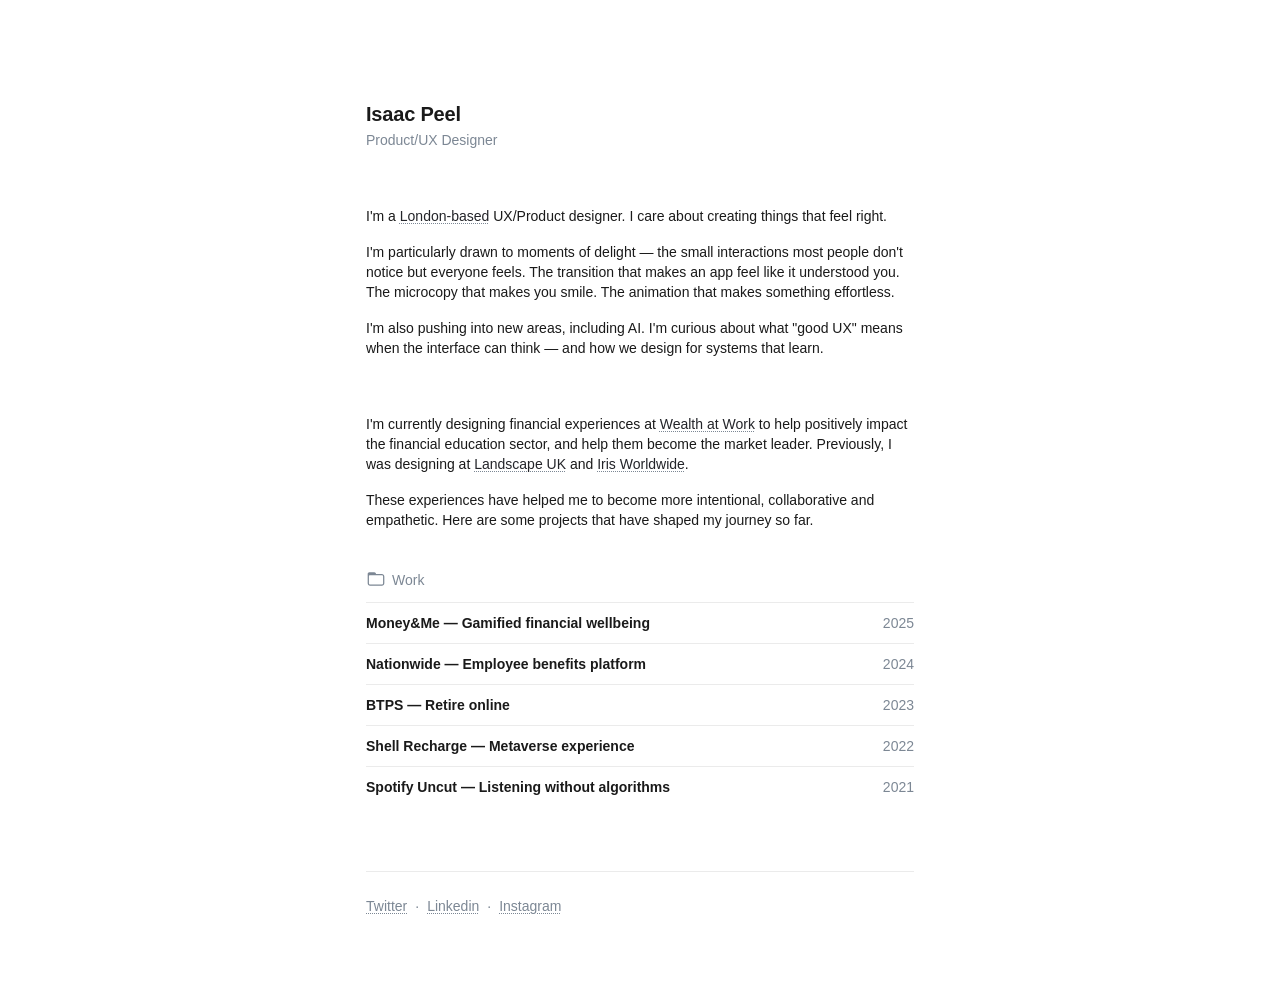
<file: index.html>
<!DOCTYPE html>
<html lang="en">
<head>
    <meta charset="UTF-8">
    <meta name="viewport" content="width=device-width, initial-scale=1.0">
    <meta name="description" content="Isaac Peel — Product/UX Designer based in London.">
    <meta property="og:title" content="Isaac Peel — Product/UX Designer">
    <meta property="og:description" content="UX/Product designer based in London. I care about creating things that feel right.">
    <meta property="og:type" content="website">
    <title>Isaac Peel</title>
    <link rel="stylesheet" href="https://api.fontshare.com/v2/css?f[]=open-runde@400,500,600,700&display=swap">
    <link rel="stylesheet" href="style.css">
</head>
<body>

    <main>

        <!-- Header -->
        <header>
            <h1>Isaac Peel</h1>
            <p class="role">Product/UX Designer</p>
        </header>

        <!-- Bio -->
        <section class="bio" aria-label="About">
            <div class="para">
                <p>I'm a <span class="london-wrap"><a href="#" class="subtle-link">London-based</a><span class="london-tooltip" id="london-tooltip" aria-hidden="true"><span id="london-icon"></span><span class="london-sep">·</span><span id="london-text"></span></span></span> UX/Product designer. I care about creating things that feel right.</p>
            </div>
            <div class="para">
                <p>I'm particularly drawn to moments of delight — the small interactions most people don't notice but everyone feels. The transition that makes an app feel like it understood you. The microcopy that makes you smile. The animation that makes something effortless.</p>
            </div>
            <div class="para">
                <p>I'm also pushing into new areas, including AI. I'm curious about what "good UX" means when the interface can think — and how we design for systems that learn.</p>
            </div>
        </section>

        <section class="bio" aria-label="Background">
            <div class="para">
                <p>I'm currently designing financial experiences at <a href="https://wealthatwork.co.uk/" class="subtle-link" target="_blank" rel="noopener noreferrer">Wealth at Work</a> to help positively impact the financial education sector, and help them become the market leader. Previously, I was designing at <a href="https://yourlandscape.co.uk/" class="subtle-link" target="_blank" rel="noopener noreferrer">Landscape UK</a> and <a href="https://www.iris-worldwide.com/" class="subtle-link" target="_blank" rel="noopener noreferrer">Iris Worldwide</a>.</p>
            </div>
            <div class="para">
                <p>These experiences have helped me to become more intentional, collaborative and empathetic. Here are some projects that have shaped my journey so far.</p>
            </div>
        </section>

        <!-- Work -->
        <section class="work" aria-labelledby="work-label">
            <div class="work-heading">
                <svg class="folder-icon" width="20" height="20" viewBox="0 0 20 20" fill="none" aria-hidden="true" xmlns="http://www.w3.org/2000/svg">
                    <path fill-rule="evenodd" clip-rule="evenodd" d="M8.33464 3.33203C9.25511 3.33203 10.0013 4.07822 10.0013 4.9987H15.8346C17.2153 4.9987 18.3346 6.11799 18.3346 7.4987V14.1654L18.3314 14.2939C18.2666 15.5723 17.2416 16.5973 15.9632 16.6621L15.8346 16.6654H4.16797L4.03939 16.6621C2.71843 16.5952 1.66797 15.503 1.66797 14.1654V4.9987C1.66797 4.07822 2.41416 3.33203 3.33464 3.33203H8.33464ZM2.91797 14.1654C2.91797 14.8557 3.47761 15.4154 4.16797 15.4154H15.8346C16.525 15.4154 17.0846 14.8557 17.0846 14.1654V7.4987C17.0846 6.80834 16.525 6.2487 15.8346 6.2487H3.91797C3.36568 6.2487 2.91797 6.69641 2.91797 7.2487V14.1654Z" fill="#7C8794"/>
                </svg>
                <span id="work-label">Work</span>
            </div>

            <ul class="work-list" role="list">
                <li>
                    <a href="money-and-me.html" class="work-row">
                        <span class="work-name">Money&amp;Me &mdash; Gamified financial wellbeing</span>
                        <span class="work-year">2025</span>
                    </a>
                </li>
                <li>
                    <a href="#" class="work-row">
                        <span class="work-name">Nationwide &mdash; Employee benefits platform</span>
                        <span class="work-year">2024</span>
                    </a>
                </li>
                <li>
                    <a href="#" class="work-row">
                        <span class="work-name">BTPS &mdash; Retire online</span>
                        <span class="work-year">2023</span>
                    </a>
                </li>
                <li>
                    <a href="#" class="work-row">
                        <span class="work-name">Shell Recharge &mdash; Metaverse experience</span>
                        <span class="work-year">2022</span>
                    </a>
                </li>
                <li>
                    <a href="#" class="work-row">
                        <span class="work-name">Spotify Uncut &mdash; Listening without algorithms</span>
                        <span class="work-year">2021</span>
                    </a>
                </li>
            </ul>
        </section>

    </main>

    <!-- Footer -->
    <footer>
        <div class="footer-links">
            <a href="https://x.com/isaacjpeel" target="_blank" rel="noopener noreferrer">Twitter</a>
            <span aria-hidden="true">&middot;</span>
            <a href="https://www.linkedin.com/in/isaac-peel-89230a1a6/" target="_blank" rel="noopener noreferrer">Linkedin</a>
            <span aria-hidden="true">&middot;</span>
            <a href="https://www.instagram.com/isaac_281/" target="_blank" rel="noopener noreferrer">Instagram</a>
        </div>
    </footer>

    <script src="script.js"></script>
</body>
</html>
</file>
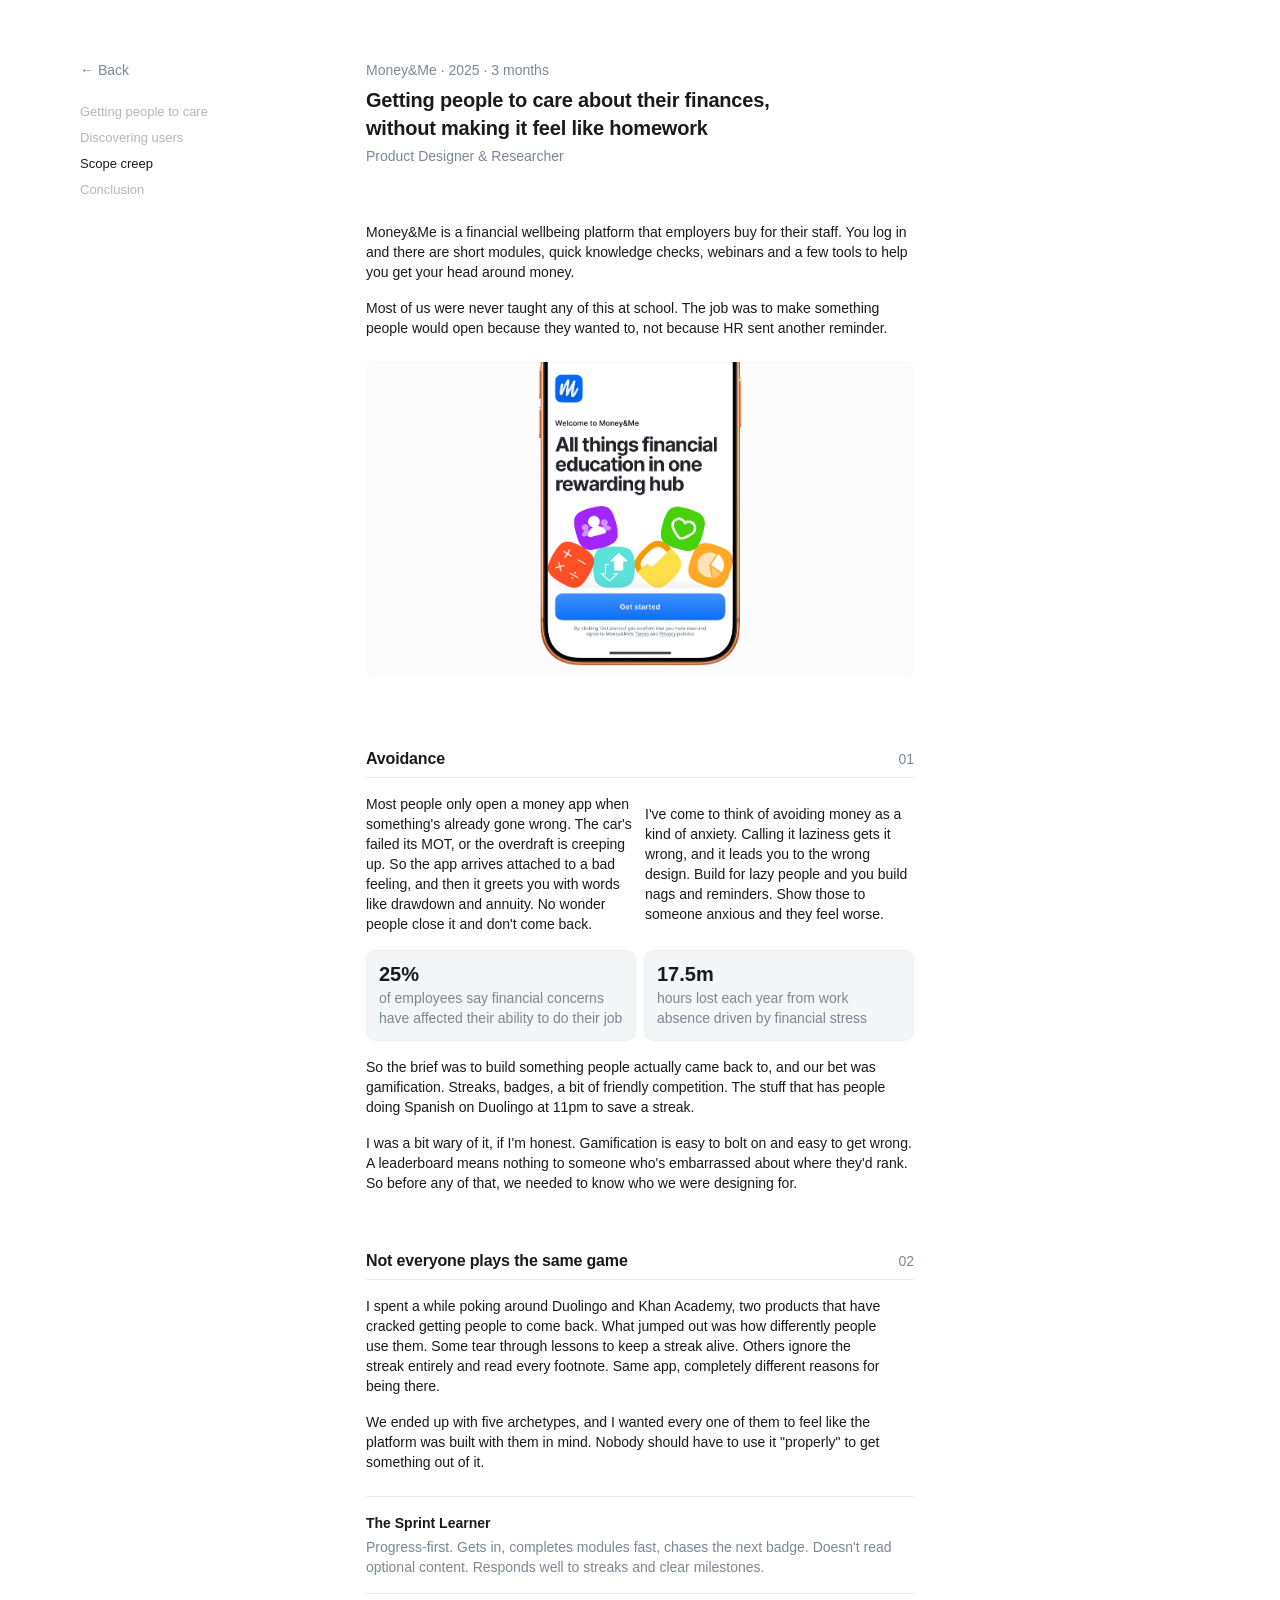
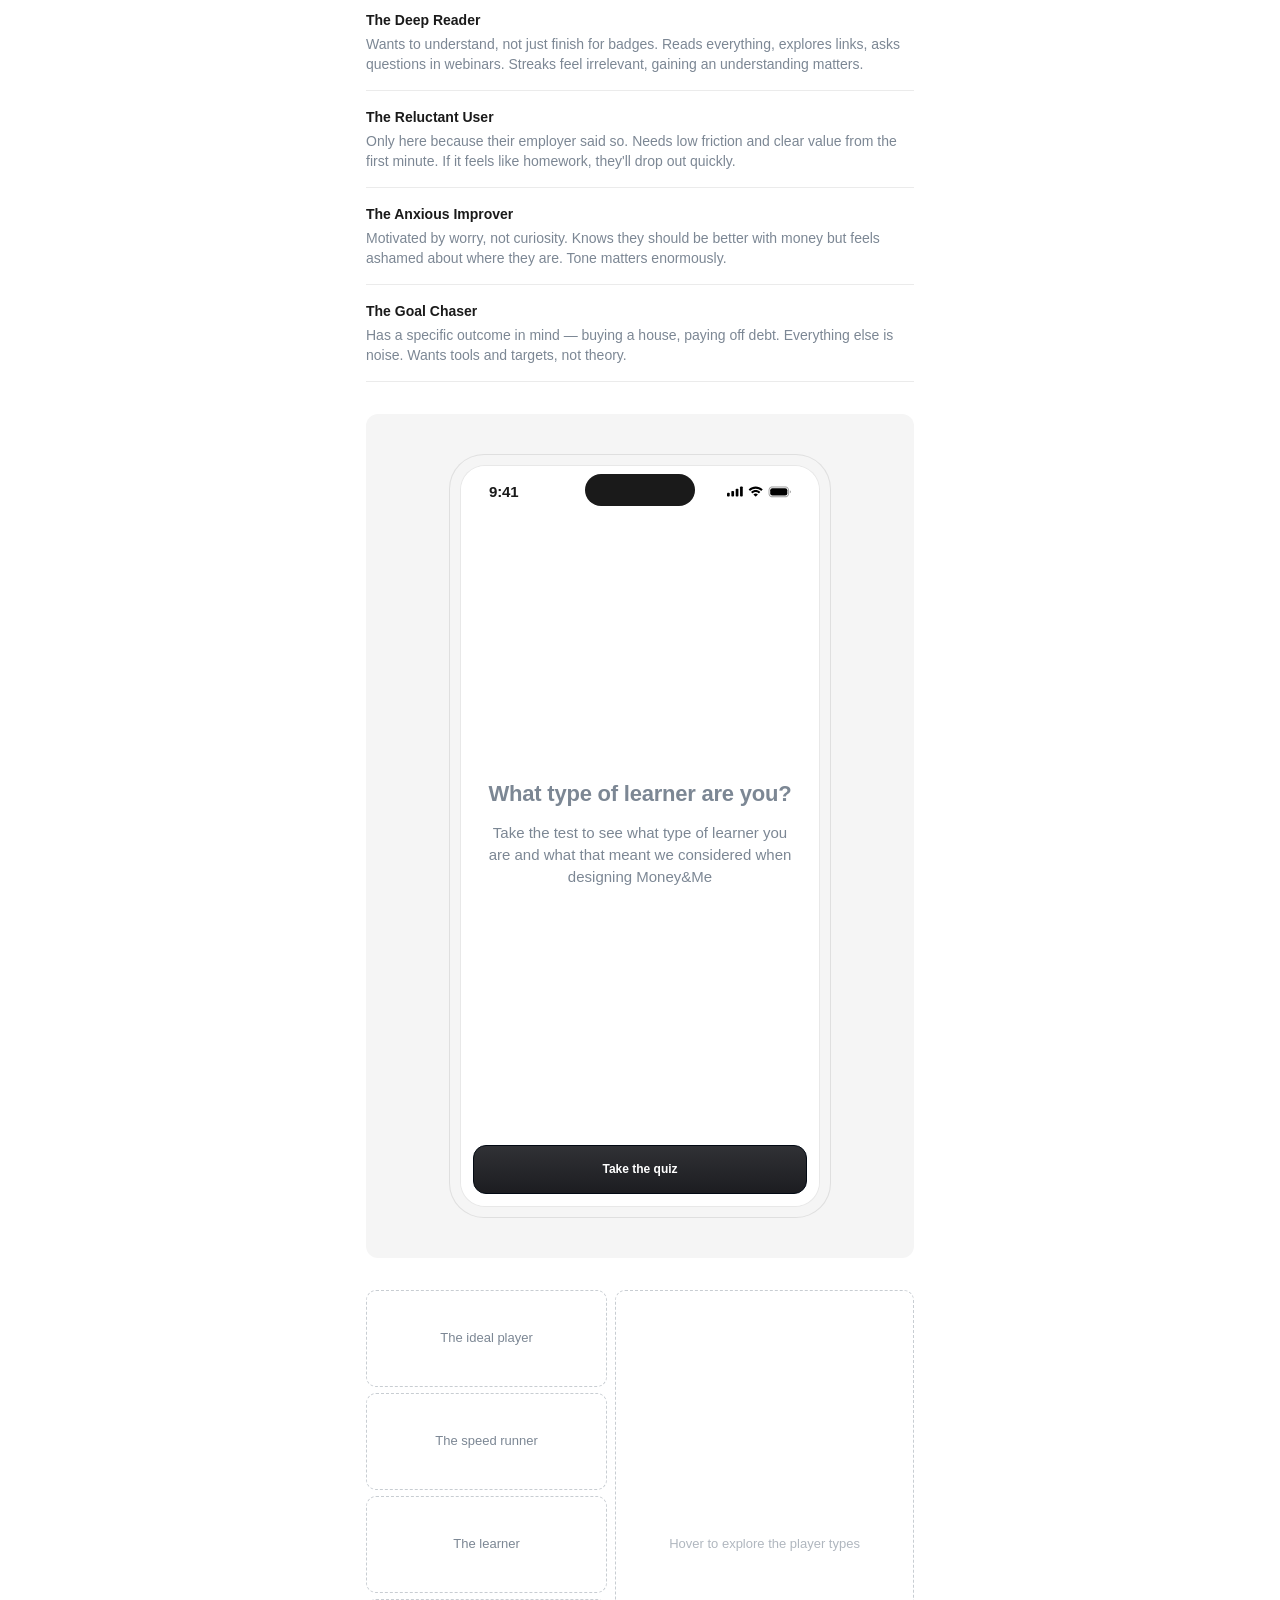
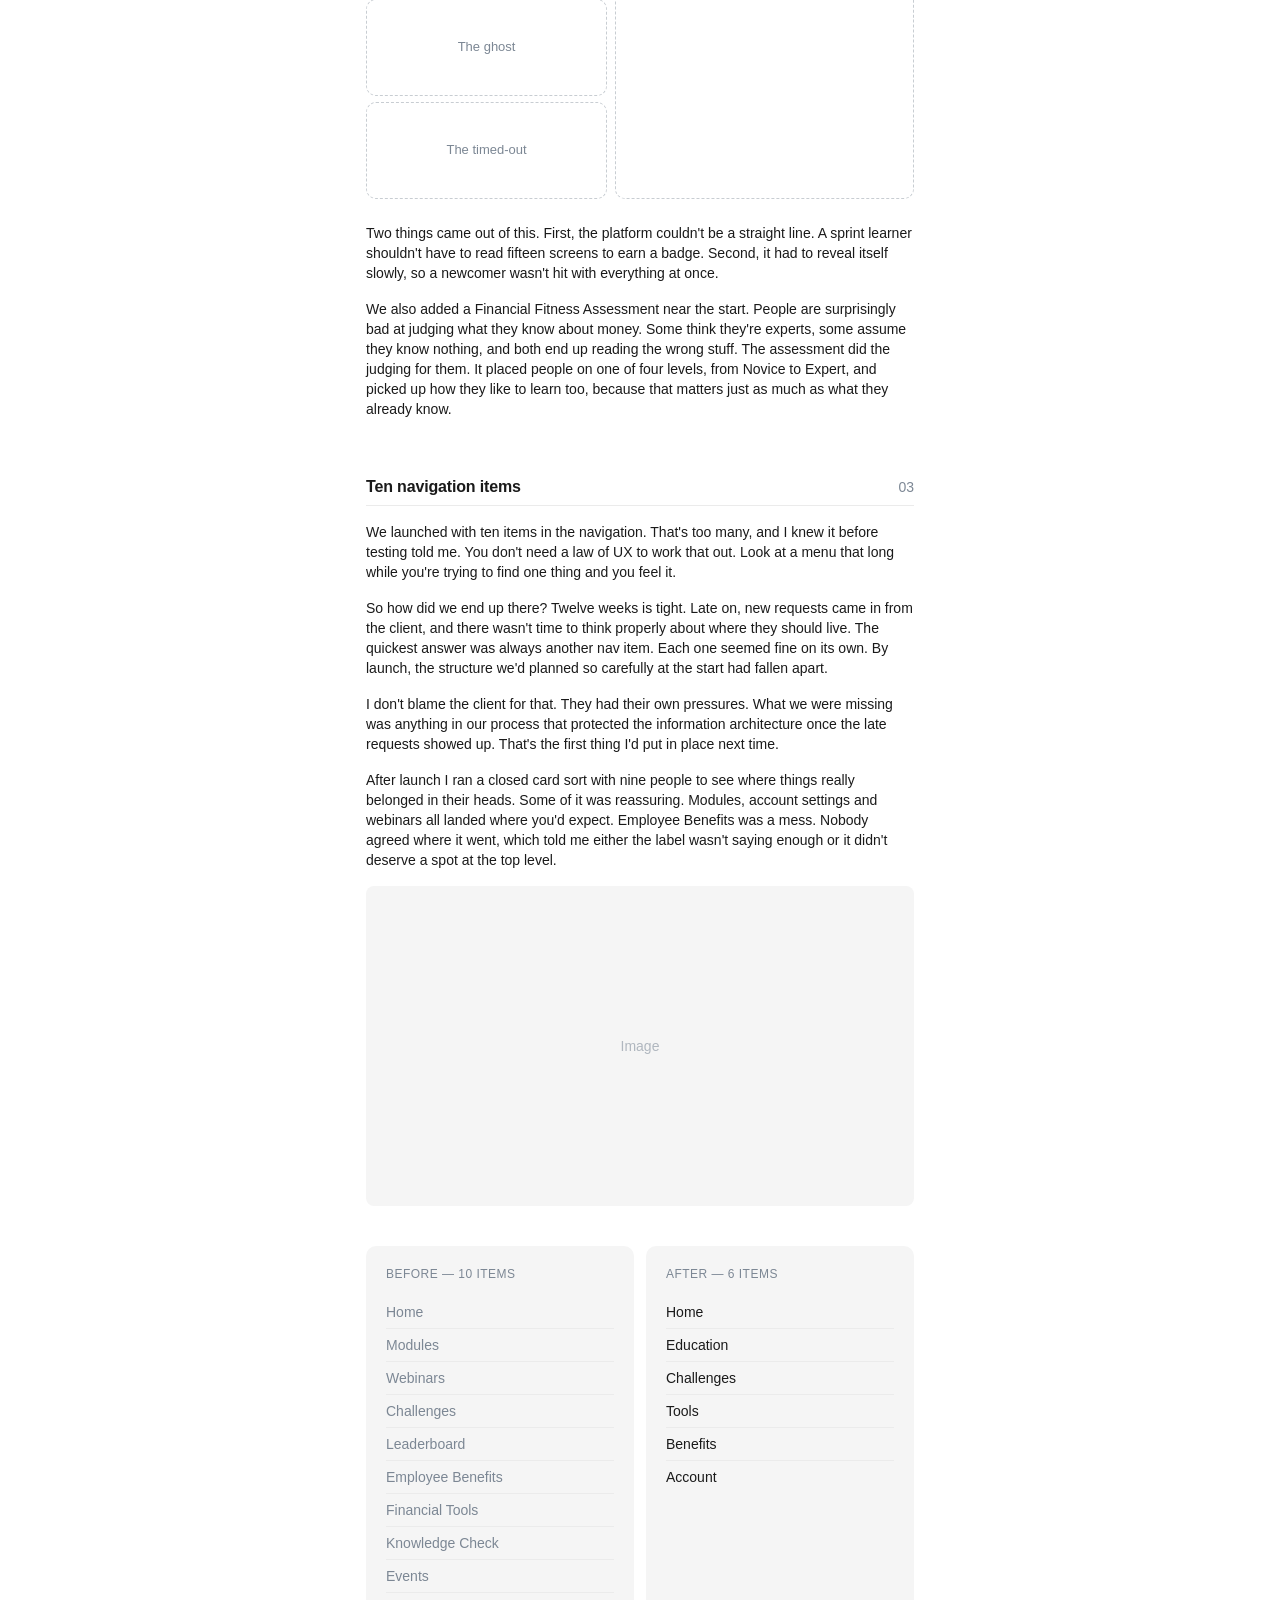
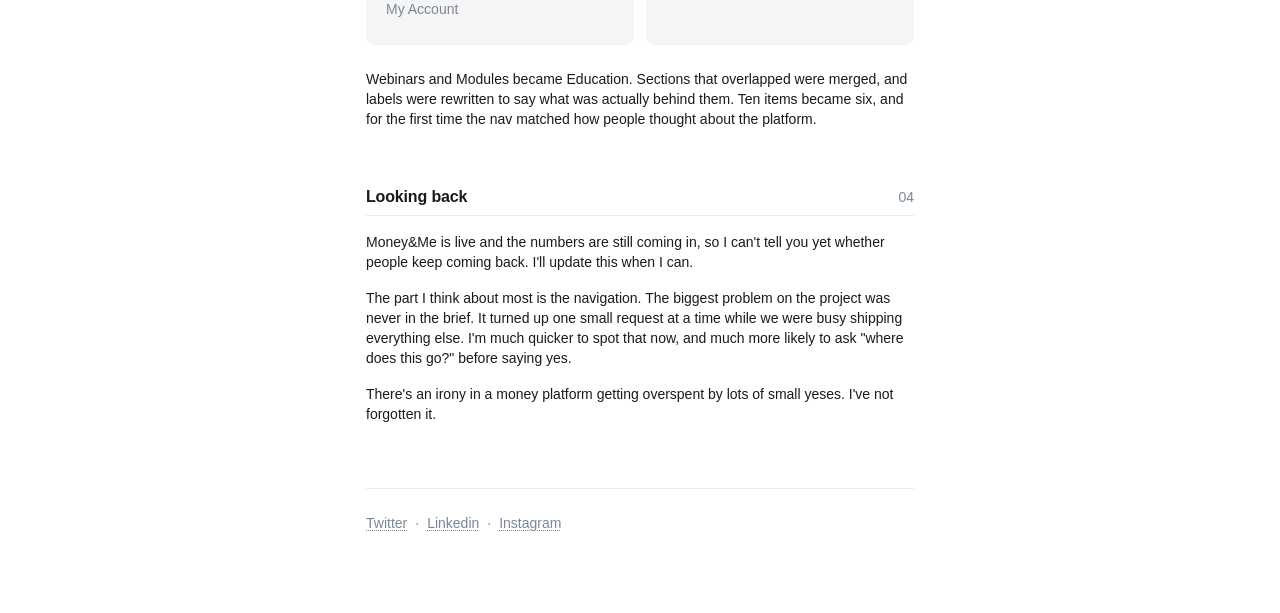
<file: money-and-me.html>
<!DOCTYPE html>
<html lang="en">
<head>
    <meta charset="UTF-8">
    <meta name="viewport" content="width=device-width, initial-scale=1.0">
    <meta name="description" content="Money&Me case study — Isaac Peel, UX/Product Designer">
    <title>Money&Me — Isaac Peel</title>
    <link rel="stylesheet" href="https://api.fontshare.com/v2/css?f[]=open-runde@400,500,600,700&display=swap">
    <link rel="stylesheet" href="style.css">
    <link rel="stylesheet" href="case-study.css?v=29">
</head>
<body>

    <div class="cs-layout">

        <!-- Sticky sidebar -->
        <aside class="cs-sidebar">
            <a href="index.html" class="cs-back">&#8592; Back</a>
            <nav class="cs-chapter-nav" aria-label="Page sections">
                <a href="#s01" class="cs-chapter-link">Getting people to care</a>
                <a href="#s02" class="cs-chapter-link">Discovering users</a>
                <a href="#s03" class="cs-chapter-link">Scope creep</a>
                <a href="#s04" class="cs-chapter-link">Conclusion</a>
            </nav>
        </aside>

        <!-- Main content -->
        <main class="cs-main">

            <!-- Page header -->
            <header class="cs-header">
                <p class="cs-meta">Money&amp;Me &middot; 2025 &middot; 3 months</p>
                <h1 class="cs-title">Getting people to care about their finances, without making it feel like homework</h1>
                <p class="cs-role">Product Designer &amp; Researcher</p>
            </header>

            <!-- Intro -->
            <div class="cs-intro">
                <div class="para">
                    <p>Money&Me is a financial wellbeing platform that employers buy for their staff. You log in and there are short modules, quick knowledge checks, webinars and a few tools to help you get your head around money.</p>
                </div>
                <div class="para">
                    <p>Most of us were never taught any of this at school. The job was to make something people would open because they wanted to, not because HR sent another reminder.</p>
                </div>
            </div>

            <!-- Hero image -->
            <img src="Images/Money&Me/Hero image.png" alt="Money&amp;Me app onboarding screen" class="cs-hero-img">

            <!-- ==============================
                 SECTION 01
            ============================== -->
            <section id="s01" class="cs-section" aria-labelledby="s01-title">
                <div class="cs-section-header">
                    <h2 class="cs-section-title" id="s01-title">Avoidance</h2>
                    <span class="cs-section-num" aria-label="Section 1">01</span>
                </div>

                <div class="para">
                    <p>Most people only open a money app when something's already gone wrong. The car's failed its MOT, or the overdraft is creeping up. So the app arrives attached to a bad feeling, and then it greets you with words like drawdown and annuity. No wonder people close it and don't come back.</p>
                    <p>I've come to think of avoiding money as a kind of anxiety. Calling it laziness gets it wrong, and it leads you to the wrong design. Build for lazy people and you build nags and reminders. Show those to someone anxious and they feel worse.</p>
                </div>
    

                <!-- Stat cards -->
                <div class="stat-cards">
                    <div class="stat-card">
                        <span class="stat-num">25%</span>
                        <p>of employees say financial concerns have affected their ability to do their job</p>
                    </div>
                    <div class="stat-card">
                        <span class="stat-num">17.5m</span>
                        <p>hours lost each year from work absence driven by financial stress</p>
                    </div>
                </div>

                <div class="para">
                    <p>So the brief was to build something people actually came back to, and our bet was gamification. Streaks, badges, a bit of friendly competition. The stuff that has people doing Spanish on Duolingo at 11pm to save a streak.</p>
                </div>

   

                <div class="para">
                    <p>I was a bit wary of it, if I'm honest. Gamification is easy to bolt on and easy to get wrong. A leaderboard means nothing to someone who's embarrassed about where they'd rank. So before any of that, we needed to know who we were designing for.</p>
                </div>
            </section>

            <!-- ==============================
                 SECTION 02
            ============================== -->
            <section id="s02" class="cs-section" aria-labelledby="s02-title">
                <div class="cs-section-header">
                    <h2 class="cs-section-title" id="s02-title">Not everyone plays the same game</h2>
                    <span class="cs-section-num" aria-label="Section 2">02</span>
                </div>

                <div class="para">
                    <p>I spent a while poking around Duolingo and Khan Academy, two products that have cracked getting people to come back. What jumped out was how differently people use them. Some tear through lessons to keep a streak alive. Others ignore the streak entirely and read every footnote. Same app, completely different reasons for being there.</p>
                </div>
                <div class="para">
                    <p>We ended up with five archetypes, and I wanted every one of them to feel like the platform was built with them in mind. Nobody should have to use it "properly" to get something out of it.</p>
                </div>

                <!-- Archetype cards -->
                <div class="archetype-grid">
                    <div class="archetype-card">
                        <h3 class="archetype-name">The Sprint Learner</h3>
                        <p>Progress-first. Gets in, completes modules fast, chases the next badge. Doesn't read optional content. Responds well to streaks and clear milestones.</p>
                    </div>
                    <div class="archetype-card">
                        <h3 class="archetype-name">The Deep Reader</h3>
                        <p>Wants to understand, not just finish for badges. Reads everything, explores links, asks questions in webinars. Streaks feel irrelevant, gaining an understanding matters.</p>
                    </div>
                    <div class="archetype-card">
                        <h3 class="archetype-name">The Reluctant User</h3>
                        <p>Only here because their employer said so. Needs low friction and clear value from the first minute. If it feels like homework, they'll drop out quickly.</p>
                    </div>
                    <div class="archetype-card">
                        <h3 class="archetype-name">The Anxious Improver</h3>
                        <p>Motivated by worry, not curiosity. Knows they should be better with money but feels ashamed about where they are. Tone matters enormously.</p>
                    </div>
                    <div class="archetype-card">
                        <h3 class="archetype-name">The Goal Chaser</h3>
                        <p>Has a specific outcome in mind — buying a house, paying off debt. Everything else is noise. Wants tools and targets, not theory.</p>
                    </div>
                </div>

                <!-- Quiz component -->
                <div id="quiz-component"></div>

                <!-- Archetype explorer placeholder -->
                <div id="archetype-explorer" class="cs-component-placeholder" aria-label="Archetype explorer component — coming soon">
                    Archetype explorer
                </div>

                <div class="para">
                    <p>Two things came out of this. First, the platform couldn't be a straight line. A sprint learner shouldn't have to read fifteen screens to earn a badge. Second, it had to reveal itself slowly, so a newcomer wasn't hit with everything at once.</p>
                </div>
                <div class="para">
                    <p>We also added a Financial Fitness Assessment near the start. People are surprisingly bad at judging what they know about money. Some think they're experts, some assume they know nothing, and both end up reading the wrong stuff. The assessment did the judging for them. It placed people on one of four levels, from Novice to Expert, and picked up how they like to learn too, because that matters just as much as what they already know.</p>
                </div>
            </section>

            <!-- ==============================
                 SECTION 03
            ============================== -->
            <section id="s03" class="cs-section" aria-labelledby="s03-title">
                <div class="cs-section-header">
                    <h2 class="cs-section-title" id="s03-title">Ten navigation items</h2>
                    <span class="cs-section-num" aria-label="Section 3">03</span>
                </div>

                <div class="para">
                    <p>We launched with ten items in the navigation. That's too many, and I knew it before testing told me. You don't need a law of UX to work that out. Look at a menu that long while you're trying to find one thing and you feel it.</p>
                </div>
                <div class="para">
                    <p>So how did we end up there? Twelve weeks is tight. Late on, new requests came in from the client, and there wasn't time to think properly about where they should live. The quickest answer was always another nav item. Each one seemed fine on its own. By launch, the structure we'd planned so carefully at the start had fallen apart.</p>
                </div>
                <div class="para">
                    <p>I don't blame the client for that. They had their own pressures. What we were missing was anything in our process that protected the information architecture once the late requests showed up. That's the first thing I'd put in place next time.</p>
                </div>
                <div class="para">
                    <p>After launch I ran a closed card sort with nine people to see where things really belonged in their heads. Some of it was reassuring. Modules, account settings and webinars all landed where you'd expect. Employee Benefits was a mess. Nobody agreed where it went, which told me either the label wasn't saying enough or it didn't deserve a spot at the top level.</p>
                </div>

                <!-- Image placeholder -->
                <div class="cs-placeholder cs-placeholder--wide" aria-label="Card sort results image placeholder">
                    Image
                </div>

                <!-- Nav before / after comparison -->
                <div class="nav-compare">
                    <div class="nav-panel nav-panel--before">
                        <span class="nav-panel-label">Before &mdash; 10 items</span>
                        <ul class="nav-panel-list">
                            <li>Home</li>
                            <li>Modules</li>
                            <li>Webinars</li>
                            <li>Challenges</li>
                            <li>Leaderboard</li>
                            <li>Employee Benefits</li>
                            <li>Financial Tools</li>
                            <li>Knowledge Check</li>
                            <li>Events</li>
                            <li>My Account</li>
                        </ul>
                    </div>
                    <div class="nav-panel nav-panel--after">
                        <span class="nav-panel-label">After &mdash; 6 items</span>
                        <ul class="nav-panel-list">
                            <li>Home</li>
                            <li>Education</li>
                            <li>Challenges</li>
                            <li>Tools</li>
                            <li>Benefits</li>
                            <li>Account</li>
                        </ul>
                    </div>
                </div>

                <div class="para">
                    <p>Webinars and Modules became Education. Sections that overlapped were merged, and labels were rewritten to say what was actually behind them. Ten items became six, and for the first time the nav matched how people thought about the platform.</p>
                </div>
            </section>

            <!-- ==============================
                 SECTION 04
            ============================== -->
            <section id="s04" class="cs-section" aria-labelledby="s04-title">
                <div class="cs-section-header">
                    <h2 class="cs-section-title" id="s04-title">Looking back</h2>
                    <span class="cs-section-num" aria-label="Section 4">04</span>
                </div>

                <div class="para">
                    <p>Money&Me is live and the numbers are still coming in, so I can't tell you yet whether people keep coming back. I'll update this when I can.</p>
                </div>
                <div class="para">
                    <p>The part I think about most is the navigation. The biggest problem on the project was never in the brief. It turned up one small request at a time while we were busy shipping everything else. I'm much quicker to spot that now, and much more likely to ask "where does this go?" before saying yes.</p>
                </div>
                <div class="para">
                    <p>There's an irony in a money platform getting overspent by lots of small yeses. I've not forgotten it.</p>
                </div>
            </section>

        </main>

    </div>

    <!-- Footer — same as homepage -->
    <footer>
        <div class="footer-links">
            <a href="https://x.com/isaacjpeel" target="_blank" rel="noopener noreferrer">Twitter</a>
            <span aria-hidden="true">&middot;</span>
            <a href="https://www.linkedin.com/in/isaac-peel-89230a1a6/" target="_blank" rel="noopener noreferrer">Linkedin</a>
            <span aria-hidden="true">&middot;</span>
            <a href="https://www.instagram.com/isaac_281/" target="_blank" rel="noopener noreferrer">Instagram</a>
        </div>
    </footer>

    <script src="quiz.js"></script>
    <script src="archetype-explorer.js"></script>
    <script>
        /* ============================================
           SCROLL SPY — highlight active chapter in sidebar
           ============================================ */
        (function () {
            const links = document.querySelectorAll('.cs-chapter-link');
            const sections = Array.from(links).map(l => document.querySelector(l.getAttribute('href')));

            function setActive(index) {
                links.forEach((l, i) => {
                    l.classList.toggle('is-active', i === index);
                });
            }

            const observer = new IntersectionObserver((entries) => {
                entries.forEach(entry => {
                    if (entry.isIntersecting) {
                        const index = sections.indexOf(entry.target);
                        if (index !== -1) setActive(index);
                    }
                });
            }, {
                rootMargin: '-20% 0px -70% 0px',
                threshold: 0
            });

            sections.forEach(s => { if (s) observer.observe(s); });
        }());
    </script>

</body>
</html>
</file>
<file: style.css>
/* ============================================
   RESET & BASE
   ============================================ */

*, *::before, *::after {
    margin: 0;
    padding: 0;
    box-sizing: border-box;
}

/* Prevent widows throughout — balance for short text, pretty for paragraphs */
h1, h2, h3, h4, h5, h6,
.cs-meta, .cs-role, .cs-section-num,
.nav-panel-label, .archetype-name,
.work-name, .work-year, .role,
label, figcaption, blockquote {
    text-wrap: balance;
}

p, li {
    text-wrap: pretty;
}

html {
    -webkit-text-size-adjust: 100%;
}

body {
    background: #FFFFFF;
    color: #1A1A1A;
    font-family: 'Open Runde', 'Nunito', -apple-system, BlinkMacSystemFont, 'Segoe UI', sans-serif;
    font-size: 14px;
    line-height: 20px;
    font-weight: 400;
    -webkit-font-smoothing: antialiased;
    -moz-osx-font-smoothing: grayscale;
}

a {
    color: inherit;
    text-decoration: none;
}

ul {
    list-style: none;
}

/* ============================================
   LAYOUT
   ============================================ */

main {
    max-width: 628px;
    margin: 0 auto;
    padding: 100px 40px 0;
    display: flex;
    flex-direction: column;
    gap: 40px;
}

/* ============================================
   HEADER
   ============================================ */

header {
    display: flex;
    flex-direction: column;
    gap: 2px;
}

h1 {
    font-size: 20px;
    font-weight: 600;
    line-height: 28px;
    letter-spacing: -0.01em;
    color: #1A1A1A;
}

.role {
    font-size: 14px;
    line-height: 20px;
    font-weight: 500;
    color: #7C8794;
}

/* ============================================
   BIO
   ============================================ */

.bio {
    display: flex;
    flex-direction: column;
    gap: 0;
}

.para {
    display: flex;
    padding-top: 16px;
    justify-content: center;
    align-items: center;
    gap: 10px;
    align-self: stretch;
}

.para p {
    width: 100%;
    font-size: 14px;
    line-height: 20px;
    color: #1A1A1A;
}

.subtle-link {
    color: #232429;
    font-family: 'Open Runde', 'Nunito', -apple-system, BlinkMacSystemFont, 'Segoe UI', sans-serif;
    font-size: 14px;
    font-style: normal;
    font-weight: 400;
    line-height: 20px;
    text-decoration-line: underline;
    text-decoration-style: dotted;
    text-decoration-skip-ink: auto;
    text-decoration-color: #7C8794;
    text-decoration-thickness: 9%;
    text-underline-offset: 14.5%;
    text-underline-position: from-font;
    transition: text-decoration-color 0.15s ease;
}

.subtle-link:hover {
    text-decoration-color: #232429;
}

/* ============================================
   LONDON TOOLTIP
   ============================================ */

.london-wrap {
    position: relative;
    display: inline-block;
}

.london-tooltip {
    position: absolute;
    bottom: calc(100% + 9px);
    left: 50%;
    transform: translateX(-50%) translateY(4px);
    border-radius: 14px;
    background: linear-gradient(0deg, rgba(0, 0, 0, 0.30) 49.11%, rgba(102, 102, 102, 0.24) 100%), #232323;
    box-shadow: 0 0 0 0.5px #232323 inset;
    display: flex;
    padding: 6px 8px;
    align-items: center;
    gap: 4px;
    font-family: 'Open Runde', 'Nunito', -apple-system, BlinkMacSystemFont, 'Segoe UI', sans-serif;
    font-size: 14px;
    font-style: normal;
    font-weight: 400;
    line-height: 20px;
    color: #FFFFFF;
    white-space: nowrap;
    pointer-events: none;
    opacity: 0;
    transition: opacity 0.2s ease, transform 0.2s ease;
}

#london-icon {
    display: flex;
    align-items: center;
}

#london-icon svg {
    display: block;
}

.london-sep {
    opacity: 0.5;
}

.london-wrap:hover .london-tooltip {
    opacity: 1;
    transform: translateX(-50%) translateY(0);
}

/* ============================================
   WORK
   ============================================ */

.work {
    display: flex;
    flex-direction: column;
    gap: 0;
}

.work-heading {
    display: flex;
    align-items: center;
    gap: 6px;
    font-size: 14px;
    font-weight: 500;
    color: #7C8794;
    margin-bottom: 12px;
}

.folder-icon {
    color: #7C8794;
    flex-shrink: 0;
    position: relative;
    top: -1px;
}

.work-list {
    display: flex;
    flex-direction: column;
}

.work-list li {
    border-top: 1px solid #EBEBEB;
}

.work-list li:last-child {
    border-bottom: none;
}

.work-row {
    display: flex;
    align-items: baseline;
    justify-content: space-between;
    gap: 16px;
    padding: 10px 0;
    width: 100%;
    transition: opacity 0.15s ease;
}

.work-row:hover {
    opacity: 0.6;
}

.work-name {
    font-size: 14px;
    font-weight: 600;
    line-height: 20px;
    color: #1A1A1A;
}

.work-year {
    font-size: 14px;
    font-weight: 400;
    line-height: 20px;
    color: #7C8794;
    flex-shrink: 0;
}

/* ============================================
   FOOTER
   ============================================ */

footer {
    max-width: 628px;
    margin: 64px auto 0;
    padding: 0 40px 80px;
    display: flex;
    flex-direction: column;
    font-size: 14px;
    font-weight: 400;
    color: #7C8794;
}

/* Border sits inside the padding so it aligns with the content width */
footer::before {
    content: '';
    display: block;
    border-top: 1px solid #EBEBEB;
    margin-bottom: 24px;
}

.footer-links {
    display: flex;
    align-items: center;
    gap: 8px;
}

footer a {
    color: #7C8794;
    text-decoration-line: underline;
    text-decoration-style: dotted;
    text-decoration-skip-ink: auto;
    text-decoration-color: #7C8794;
    text-decoration-thickness: 9%;
    text-underline-offset: 14.5%;
    text-underline-position: from-font;
    transition: color 0.15s ease, text-decoration-color 0.15s ease;
}

footer a:hover {
    color: #232429;
    text-decoration-color: #232429;
}

/* ============================================
   RESPONSIVE
   ============================================ */

@media (max-width: 480px) {
    main {
        padding-top: 60px;
    }
}

/* ============================================
   SELECTION
   ============================================ */

::selection {
    background: rgba(26, 26, 26, 0.1);
}
</file>
<file: case-study.css>
/* ============================================
   CASE STUDY — LAYOUT
   ============================================ */

.cs-layout {
    position: relative;
}

/* ============================================
   SIDEBAR
   ============================================ */

.cs-sidebar {
    width: 160px;
    position: fixed;
    left: 80px;
    top: 60px;
    display: flex;
    flex-direction: column;
    gap: 20px;
}

.cs-back {
    display: inline-block;
    font-size: 14px;
    font-weight: 400;
    line-height: 20px;
    color: #7C8794;
    text-decoration: none;
    transition: color 0.15s ease;
}

.cs-back:hover {
    color: #1A1A1A;
}

.cs-chapter-nav {
    display: flex;
    flex-direction: column;
    gap: 2px;
}

.cs-chapter-link {
    display: block;
    font-size: 13px;
    font-weight: 400;
    line-height: 18px;
    color: #B0B7BF;
    text-decoration: none;
    padding: 3px 0;
    transition: color 0.15s ease;
}

.cs-chapter-link:hover {
    color: #7C8794;
}

.cs-chapter-link.is-active {
    color: #1A1A1A;
}

/* ============================================
   MAIN CONTENT
   ============================================ */

.cs-main {
    max-width: 628px;
    margin: 0 auto;
    padding: 60px 40px 0;
    display: flex;
    flex-direction: column;
    gap: 0;
}

/* ============================================
   PAGE HEADER
   ============================================ */

.cs-header {
    display: flex;
    flex-direction: column;
    gap: 0;
    margin-bottom: 0;
}

.cs-meta {
    font-size: 14px;
    font-weight: 400;
    line-height: 20px;
    color: #7C8794;
    margin-bottom: 6px;
}

.cs-title {
    font-size: 20px;
    font-weight: 600;
    line-height: 28px;
    letter-spacing: -0.01em;
    color: #1A1A1A;
    margin-bottom: 4px;
}

.cs-role {
    font-size: 14px;
    font-weight: 400;
    line-height: 20px;
    color: #7C8794;
}

/* ============================================
   INTRO
   ============================================ */

.cs-intro {
    display: flex;
    flex-direction: column;
    margin-top: 40px;
    margin-bottom: 0;
}

/* ============================================
   IMAGE / COMPONENT PLACEHOLDERS
   ============================================ */

.cs-hero-img {
    width: 100%;
    height: auto;
    display: block;
    margin-top: 24px;
    margin-bottom: 16px;
}

.cs-placeholder {
    background: #F5F5F5;
    border-radius: 8px;
    display: flex;
    align-items: center;
    justify-content: center;
    font-size: 14px;
    font-weight: 500;
    color: #B0B7BF;
    margin-top: 16px;
    margin-bottom: 16px;
    height: 220px;
}

.cs-placeholder--wide {
    height: 320px;
}

.cs-component-placeholder {
    border-radius: 8px;
    display: flex;
    align-items: center;
    justify-content: center;
    font-size: 14px;
    font-weight: 500;
    color: #B0B7BF;
    margin-top: 24px;
    margin-bottom: 8px;
    height: 160px;
    border: 1.5px dashed #DEDEDE;
    background: #FAFAFA;
}

/* ============================================
   SECTIONS
   ============================================ */

.cs-section {
    display: flex;
    flex-direction: column;
    margin-top: 56px;
}

.cs-section-header {
    display: flex;
    align-items: baseline;
    justify-content: space-between;
    gap: 16px;
    padding-bottom: 6px;
    border-bottom: 1px solid #EBEBEB;
    margin-bottom: 0;
}

.cs-section-title {
    font-size: 16px;
    font-weight: 600;
    line-height: 24px;
    letter-spacing: -0.01em;
    color: #1A1A1A;
}

.cs-section-num {
    font-size: 14px;
    font-weight: 400;
    line-height: 20px;
    color: #7C8794;
    flex-shrink: 0;
}

/* ============================================
   STAT CARDS
   ============================================ */

.stat-cards {
    display: flex;
    gap: 8px;
    margin-top: 16px;
    margin-bottom: 0;
}

.stat-card {
    flex: 1;
    display: flex;
    flex-direction: column;
    gap: 2px;
    background: #F4F5F7;
    border-radius: 10px;
    padding: 12px;
    border: 1px solid rgba(35, 36, 41, 0.03);
}

.stat-num {
    font-size: 20px;
    font-weight: 600;
    line-height: normal;
    color: #1A1A1A;
}

.stat-card p {
    font-size: 14px;
    font-weight: 400;
    line-height: 20px;
    color: #7C8794;
}

/* ============================================
   PULL QUOTE
   ============================================ */

.pull-quote {
    margin: 28px 0 4px;
    padding-left: 16px;
    border-left: 2px solid #1A1A1A;
}

.pull-quote p {
    font-size: 16px;
    font-weight: 600;
    line-height: 24px;
    letter-spacing: -0.01em;
    color: #1A1A1A;
}

/* ============================================
   ARCHETYPE GRID
   ============================================ */

.archetype-grid {
    display: flex;
    flex-direction: column;
    margin-top: 24px;
    margin-bottom: 8px;
    border-top: 1px solid #EBEBEB;
}

.archetype-card {
    display: flex;
    flex-direction: column;
    gap: 4px;
    padding: 16px 0;
    border-bottom: 1px solid #EBEBEB;
}

.archetype-name {
    font-size: 14px;
    font-weight: 600;
    line-height: 20px;
    color: #1A1A1A;
}

.archetype-card p {
    font-size: 14px;
    font-weight: 400;
    line-height: 20px;
    color: #7C8794;
}

/* ============================================
   NAV COMPARISON
   ============================================ */

.nav-compare {
    display: flex;
    gap: 12px;
    margin-top: 24px;
    margin-bottom: 8px;
}

.nav-panel {
    flex: 1;
    display: flex;
    flex-direction: column;
    background: #F5F5F5;
    border-radius: 10px;
    padding: 20px;
}

.nav-panel-label {
    font-size: 12px;
    font-weight: 500;
    line-height: 16px;
    color: #7C8794;
    text-transform: uppercase;
    letter-spacing: 0.04em;
    margin-bottom: 14px;
}

.nav-panel-list {
    display: flex;
    flex-direction: column;
    list-style: none;
}

.nav-panel-list li {
    font-size: 14px;
    font-weight: 400;
    line-height: 20px;
    padding: 6px 0;
    border-bottom: 1px solid #EBEBEB;
}

.nav-panel-list li:last-child {
    border-bottom: none;
}

.nav-panel--before .nav-panel-list li {
    color: #7C8794;
}

.nav-panel--after .nav-panel-list li {
    color: #1A1A1A;
}

/* ============================================
   ARCHETYPE EXPLORER
   ============================================ */

.ae-host {
    display: flex;
    gap: 8px;
    margin-top: 24px;
    margin-bottom: 8px;
    align-items: stretch;
}

/* ── Left column ── */
.ae-left {
    display: flex;
    flex-direction: column;
    gap: 6px;
    width: 44%;
    flex-shrink: 0;
}

.ae-btn {
    width: 100%;
    flex: 1;
    text-align: center;
    background: #FFFFFF;
    border: 1px dashed #C8CDD2;
    border-radius: 10px;
    padding: 12px;
    font-family: inherit;
    font-size: 13px;
    font-weight: 500;
    line-height: 18px;
    color: #7C8794;
    cursor: pointer;
    transition: background 0.15s ease, color 0.15s ease, border-color 0.15s ease, font-weight 0s;
}

.ae-btn--active {
    background: #F4F5F7;
    color: #1A1A1A;
    font-weight: 600;
    border: 1px solid transparent;
}

/* ── Right column ── */
.ae-right {
    flex: 1;
    border: 1px dashed #C8CDD2;
    border-radius: 10px;
    display: flex;
    flex-direction: column;
    justify-content: center;
    padding: 16px;
    transition: border-color 0.15s ease, background 0.15s ease;
    min-height: 260px;
}

.ae-right--active {
    border-color: transparent;
    background: #FAFAFA;
}

.ae-placeholder {
    font-size: 13px;
    font-weight: 400;
    line-height: 18px;
    color: #B0B7BF;
    text-align: center;
    opacity: 1;
    transition: opacity 0.16s ease;
}

.ae-placeholder.ae-hidden {
    opacity: 0;
}

.ae-content {
    display: flex;
    flex-direction: column;
    gap: 10px;
    opacity: 0;
    transition: opacity 0.16s ease;
}

.ae-content.ae-visible {
    opacity: 1;
}

.ae-img {
    display: block;
    width: 100%;
    height: auto;
}

.ae-desc {
    font-size: 13px;
    font-weight: 400;
    line-height: 18px;
    color: #1A1A1A;
    text-align: center;
}

.ae-box {
    background: #F4F5F7;
    border-radius: 10px;
    padding: 12px 14px;
    display: flex;
    flex-direction: column;
    gap: 4px;
    text-align: center;
}

.ae-box-label {
    font-size: 13px;
    font-weight: 600;
    line-height: 18px;
    color: #1A1A1A;
}

.ae-box-text {
    font-size: 13px;
    font-weight: 400;
    line-height: 18px;
    color: #7C8794;
}

@media (max-width: 480px) {
    .ae-host {
        flex-direction: column;
    }

    .ae-left {
        width: 100%;
    }

    .ae-right {
        min-height: 200px;
    }
}

/* ============================================
   FOOTER — inherits homepage centering
   ============================================ */

/* ============================================
   QUIZ COMPONENT
   ============================================ */

/* Full-width #F5F5F5 card with 40px vertical padding */
.quiz-host {
    width: 100%;
    margin-top: 24px;
    margin-bottom: 8px;
    background: #F5F5F5;
    border-radius: 12px;
    padding: 40px 0;
    display: flex;
    justify-content: center;
}

/* #F5F5F5 mat around the phone chassis */
.phone-outer {
    background: #F5F5F5;
    border-radius: 35px;
    padding: 10px;
    border: 1px solid rgba(0, 0, 0, 0.09);
}

/* ── Phone chassis (white) ── */
.phone-frame {
    width: 360px;
    max-width: 100%;
    background: #FFFFFF;
    border: 1px solid rgba(0, 0, 0, 0.09);
    border-radius: 25px;
    padding: 0;
}

/* ── Phone screen ── */
.phone-screen {
    background: #FFFFFF;
    border-radius: 25px;
    overflow: hidden;
    display: flex;
    flex-direction: column;
    height: 740px;
    position: relative;
    padding: 0;
}

/* ── Status bar ── */
.phone-status-bar {
    position: relative;
    display: flex;
    align-items: center;
    justify-content: space-between;
    padding: 16px 28px 10px;
    flex-shrink: 0;
    z-index: 2;
}

.phone-island {
    position: absolute;
    top: 8px;
    left: 50%;
    transform: translateX(-50%);
    width: 110px;
    height: 32px;
    background: #1A1A1A;
    border-radius: 20px;
}

.phone-time {
    font-size: 15px;
    font-weight: 600;
    line-height: 20px;
    color: #1A1A1A;
    letter-spacing: -0.01em;
}

.phone-status-icons {
    display: flex;
    align-items: center;
    gap: 5px;
}

/* ── Screen wrapper (where quiz screens render) ── */
.quiz-screens {
    flex: 1;
    min-height: 0;
    display: flex;
    flex-direction: column;
}

/* ── Shared screen layout ── */
.quiz-splash,
.quiz-question,
.quiz-result {
    flex: 1;
    display: flex;
    flex-direction: column;
    width: 100%;
}

/* ── Splash ── */
.quiz-splash {
    padding: 12px;
    justify-content: space-between;
    text-align: center;
}

.quiz-splash-middle {
    display: flex;
    flex-direction: column;
    align-items: center;
    margin-top: auto;
    margin-bottom: auto;
    padding: 0 8px;
}

.quiz-splash-heading {
    font-size: 22px;
    font-weight: 600;
    line-height: 28px;
    letter-spacing: -0.01em;
    color: #7C8794;
    margin-bottom: 14px;
}

.quiz-splash-sub {
    font-size: 15px;
    font-weight: 400;
    line-height: 22px;
    color: #7C8794;
}

.quiz-btn-primary {
    width: 100%;
    background: linear-gradient(180deg, rgba(102, 102, 102, 0.20) 0%, rgba(0, 0, 0, 0.20) 100%), #232429;
    color: #FFFFFF;
    border: 1px solid #020913;
    border-radius: 13px;
    text-wrap: balance;
    padding: 16px 20px;
    font-family: inherit;
    font-size: 12px;
    font-weight: 600;
    line-height: 15px;
    cursor: pointer;
    transition: opacity 0.15s ease;
}

.quiz-btn-primary:hover {
    opacity: 0.85;
}

/* ── Question screen ── */
.quiz-question {
    padding: 12px 20px 20px;
    position: relative;
}

.quiz-back {
    position: absolute;
    top: 6px;
    left: 20px;
    background: none;
    border: none;
    padding: 4px;
    cursor: pointer;
    display: flex;
    align-items: center;
    justify-content: center;
    z-index: 2;
}

.quiz-dots {
    display: flex;
    gap: 3px;
    align-items: center;
    justify-content: center;
    padding: 6px 0 0;
}

.quiz-dot {
    width: 18px;
    height: 4px;
    border-radius: 2px;
    background: #E9E9E9;
    display: block;
    transition: background 0.2s ease, width 0.2s ease;
}

.quiz-dot--active {
    background: #232429;
    width: 30px;
}

/* Middle (context + question) — pushes options to the bottom */
.quiz-q-middle {
    margin-top: auto;
    margin-bottom: 20px;
    text-align: center;
    padding: 0 4px;
}

.quiz-context {
    font-size: 19px;
    font-weight: 600;
    line-height: 24px;
    color: #7C8794;
    margin-bottom: 10px;
}

.quiz-q-text {
    font-size: 19px;
    font-weight: 600;
    line-height: 24px;
    letter-spacing: -0.01em;
    color: #232429;
}

/* ── Options ── */
.quiz-options {
    display: flex;
    flex-direction: column;
    gap: 8px;
}

.quiz-option {
    width: 100%;
    text-align: center;
    background: #FFFFFF;
    border: 1px solid transparent;
    border-radius: 13px;
    text-wrap: balance;
    padding: 13px;
    font-family: inherit;
    font-size: 12px;
    font-weight: 600;
    line-height: 15px;
    color: #7C8794;
    cursor: pointer;
    box-shadow: 0 0 0 1px rgba(15, 12, 12, 0.05), 0 1px 2px 0 rgba(15, 12, 12, 0.10);
    transition: background 0.12s ease, color 0.12s ease, box-shadow 0.12s ease;
}

.quiz-option:hover {
    background: #F2F2F2;
}

.quiz-option.quiz-option--selected,
.quiz-option.quiz-option--selected:hover {
    background: linear-gradient(180deg, rgba(102, 102, 102, 0.20) 0%, rgba(0, 0, 0, 0.20) 100%), #232429;
    color: #FFFFFF;
    border: 1px solid #020913;
    box-shadow: none;
}

/* ── Result ── */
.quiz-result {
    display: flex;
    flex-direction: column;
    flex: 1;
    min-height: 0;
}

/* Top bar — matches height/padding of the dots row in question screens */
.quiz-result-topbar {
    display: flex;
    align-items: center;
    padding: 12px 20px 0;
    flex-shrink: 0;
    min-height: 36px;
}

.quiz-result-back {
    background: none;
    border: none;
    padding: 4px;
    cursor: pointer;
    display: flex;
    align-items: center;
    justify-content: center;
}

/* Scrollable body */
.quiz-result-body {
    flex: 1;
    overflow-y: auto;
    display: flex;
    flex-direction: column;
    align-items: center;
    text-align: center;
    padding: 8px 20px 0;
}

/* Pinned footer */
.quiz-result-footer {
    flex-shrink: 0;
    display: flex;
    flex-direction: column;
    gap: 8px;
    padding: 12px 20px 16px;
}

.quiz-result-pre {
    font-size: 15px;
    font-weight: 400;
    line-height: 20px;
    color: #7C8794;
    margin-top: 4px;
    margin-bottom: 4px;
}

.quiz-result-name {
    font-size: 20px;
    font-weight: 700;
    line-height: 28px;
    letter-spacing: -0.01em;
    color: #1A1A1A;
    margin-bottom: 14px;
}

.quiz-result-img {
    display: block;
    max-width: 220px;
    width: 100%;
    height: auto;
    margin: 0 auto 14px;
}

.quiz-result-desc {
    font-size: 13px;
    font-weight: 400;
    line-height: 18px;
    color: #7C8794;
    margin-bottom: 14px;
    padding: 0 4px;
}

.quiz-result-box {
    width: 100%;
    background: #F4F5F7;
    border-radius: 12px;
    padding: 12px 14px 14px;
    text-align: center;
}

.quiz-result-box-label {
    font-size: 13px;
    font-weight: 600;
    line-height: 18px;
    color: #1A1A1A;
    margin-bottom: 4px;
}

.quiz-result-box-text {
    font-size: 13px;
    font-weight: 400;
    line-height: 18px;
    color: #7C8794;
}

.quiz-restart {
    width: 100%;
    text-align: center;
    background: #FFFFFF;
    border: 1px solid transparent;
    border-radius: 13px;
    text-wrap: balance;
    padding: 13px;
    font-family: inherit;
    font-size: 12px;
    font-weight: 600;
    line-height: 15px;
    color: #7C8794;
    cursor: pointer;
    box-shadow: 0 0 0 1px rgba(15, 12, 12, 0.05), 0 1px 2px 0 rgba(15, 12, 12, 0.10);
    transition: background 0.12s ease;
}

.quiz-restart:hover {
    background: #F2F2F2;
}

/* ============================================
   RESPONSIVE — hide sidebar below 480px
   ============================================ */

@media (max-width: 480px) {
    .cs-sidebar {
        display: none;
    }

    .cs-main {
        padding-top: 40px;
    }

    .stat-cards {
        flex-direction: column;
    }

    .nav-compare {
        flex-direction: column;
    }
}
</file>
